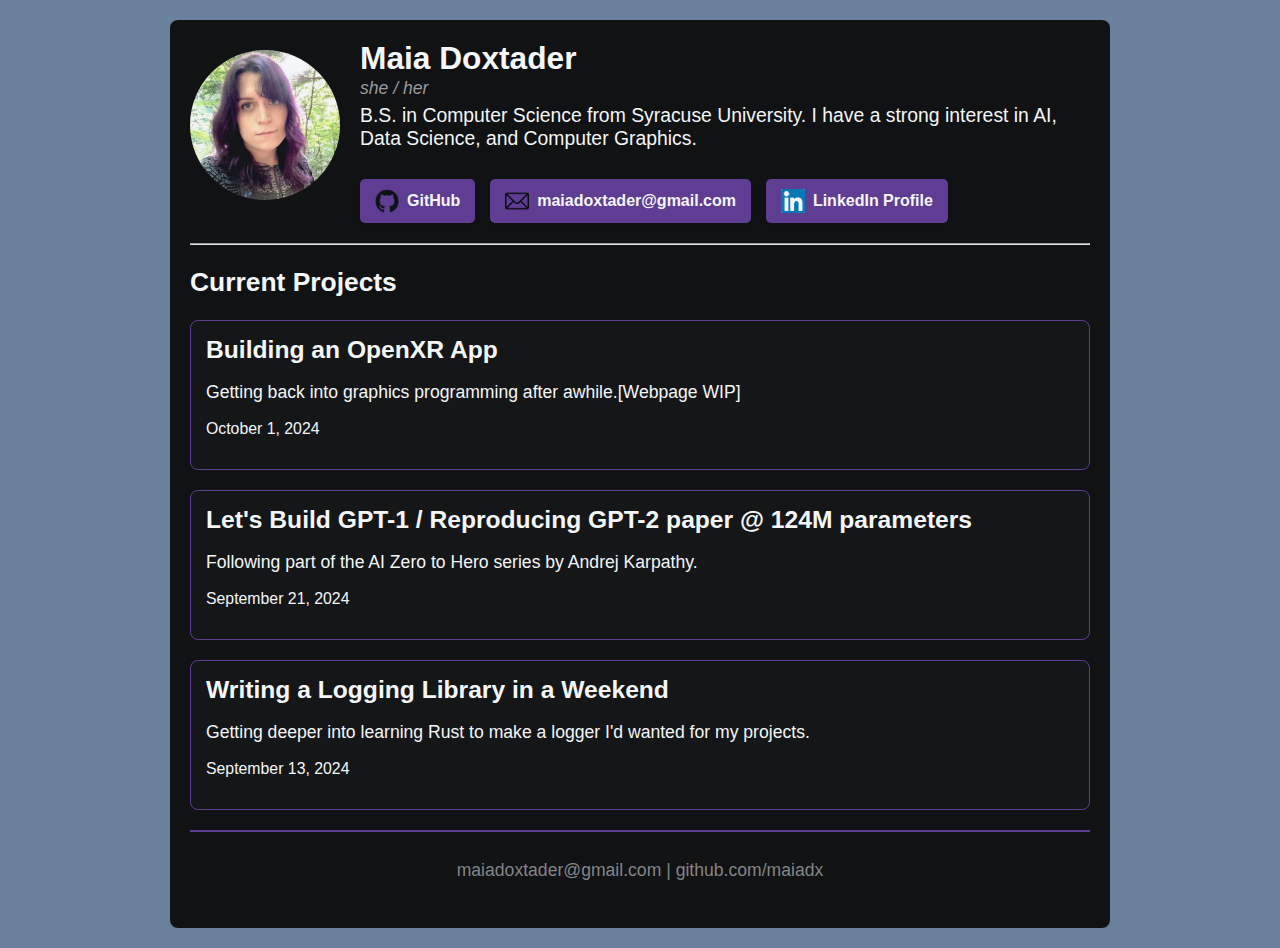
<file: index.html>
<!DOCTYPE html>
<html lang="en">
<head>
    <link rel="preload" href="res/image.jpg" as="image">
    <meta charset="UTF-8">
    <meta name="viewport" content="width=device-width, initial-scale=1.0">
    <title>Maia Doxtader</title>
    <link rel="stylesheet" href="styles.css">
    <link rel="icon" href="resources/images/pfp2.jpg" type="image/x-icon">
</head>
<div class="background-image"></div> <!-- Background image div -->
<body>
    <div class="content-pane">


        <main>
            <section class="profile">
                <img src="res/95660771.jpg" alt="Profile Picture" class="profile-img" />
                <div class="profile-details">
                    <h2 class="profile-name">Maia Doxtader</h2> <!-- Name in a larger style -->
                    <span class="pronouns">she / her</span> <!-- Pronouns directly below name -->
                    <p class="about-me">B.S. in Computer Science from Syracuse University. I have a strong interest in AI, Data Science, and Computer Graphics.</p> <!-- Profile description -->
                   <!-- GitHub Link -->
<a href="https://github.com/maiadx" target="_blank" class="social-link github-link">
    <img src="res/github.png" alt="GitHub Profile" class="icon">GitHub
</a>
<a href="mailto:maiadoxtader@gmail.com" target="_blank" class="social-link email-link">
    <img src="res/email.png" alt="Email Me" class="icon">maiadoxtader@gmail.com
</a>
<a href="https://www.linkedin.com/in/maia-doxtader-2b5725260/" target="_blank" class="social-link linkedin-link">
    <img src="res/linkedin.png" alt="LinkedIn Profile" class="icon">LinkedIn Profile
</a>

                </div>
            </section>
            <hr class="section-divider"> <!-- New separator line -->
            <h2>Current Projects</h2>
            <section class="article-container">
                <!-- <div class="article-box post" onclick="location.href='posts/post-1.html'">
                    <div class="article-content">
                        <h2>*Really* from scratch</h2>
                        <p>Attempting to build GPT from scratch in Rust! Intended as an exercise in getting a stronger grasp on the math fundamentals. (In-progress) [Webpage WIP]</p>
                        <p class="date">October 26, 2024</p>
                    </div>
                </div> -->
                <!-- <div class="article-box post" onclick="location.href='posts/post-gpt2.html'"> -->
                    <!-- <div class="article-content">
                        <h2>Reproducing GPT-2 paper @ 124M parameter<s/h2>
                        <p>Continuation of previous AI series. Includes paper-reading notes and analysis. [Webpage WIP]</p>
                        <p class="date">October 16, 2024</p>
                    </div>
                </div> -->
                <div class="article-box post" onclick="location.href='posts/post-openxr.html'">
                    <div class="article-content">
                        <h2>Building an OpenXR App</h2>
                        <p>Getting back into graphics programming after awhile.[Webpage WIP]</p>
                        <p class="date">October 1, 2024</p>
                    </div>
                </div>
                <div class="article-box post" onclick="location.href='posts/post-gpt1.html'">
                    <div class="article-content">
                        <h2>Let's Build GPT-1 / Reproducing GPT-2 paper @ 124M parameters</h2>
                        <p>Following part of the AI Zero to Hero series by Andrej Karpathy.</p>
                        <p class="date">September 21, 2024</p>
                    </div>
                </div>

                <div class="article-box post" onclick="location.href='posts/post-mlog.html'">
                    <div class="article-content">
                        <h2>Writing a Logging Library in a Weekend</h2>
                        <p>Getting deeper into learning Rust to make a logger I'd wanted for my projects.</p>
                        <p class="date">September 13, 2024</p>
                    </div>
                </div>
                
            </section>
        </main>

        <footer>
            <p>maiadoxtader@gmail.com | github.com/maiadx </p>
        </footer>
    </div>
</body>

</html>
</file>
<file: styles.css>
/* General Styling */
:root {
    --text-color: rgb(240, 240, 240); /* set a value "red" to the "color" variable */
    --bg-color:rgb(17, 17, 17); 
}
  

.background-image {
    position: fixed;
    top: 0;
    left: 0;
    width: 100%;
    height: 100%;
    background-image: url('res/image.jpg');
    background-size: cover;
    background-position: center;
    opacity: 0;
    animation: fadeIn 0.25s ease-in-out forwards; /* Adjust timing as needed */
    z-index: -1; /* Ensure it's behind the content */
}

/* Fade-in animation */
@keyframes fadeIn {
    to {
        opacity: 1;
    }
}
.section-divider {
    color: #5f3892;
    margin-bottom: 20px;

}
.email-link, .linkedin-link {
    display: inline-flex;
    align-items: center;
    background-color: #5f3892;
    color: --text-color !important; /* Ensure color is always white */
    text-decoration: none;
    font-weight: bold;
    padding: 10px 15px;
    border-radius: 5px;
    margin-top: 10px;
    transition: background-color 0.2s ease;
}

.email-link:hover, .linkedin-link:hover {
    background-color: #4a2e7c;
    color: --text-color  !important;
}

/* LinkedIn Icon Styling */
.linkedin-icon {
    width: 24px;
    height: 24px;
    margin-right: 8px;
}
body {
    background-color: #6a819e;
    font-family: 'nec-test', sans-serif;
    background-repeat: no-repeat;
    background-position: center;
    background-size: cover;
    font-size: 1.1em;
    color: var(--text-color);
    margin: 0;
    padding: 0;
    overflow-x: hidden;
    min-height: 100vh;
    transition: background-color 0.3s ease, color 0.3s ease;
    color: --text-color ;

}

/* Container */
.content-pane {
    width: 90%;
    opacity: 93%;
    background-color: var(--container-bg-color);
    max-width: 900px;
    margin: 20px auto;
    padding: 20px;
    box-shadow: 0 4px 8px var(--shadow-color);
    border-radius: 8px;
    background-color: #0a0a0a;
}

/* Header */
header {
    text-align: center;
    padding-bottom: 10px;
    border-bottom: 2px solid var(--primary-color);
}

.site-title {
    font-size: 2.5em;
    color: var(--header-text-color);
    margin: 10px 0;
}

/* Profile Section */
.profile {
    display: flex;
    align-items: flex-start;
    gap: 20px;
    margin-bottom: 20px;
}

.profile-img {
    margin-top: 10px;
    width: 150px;
    height: 150px;
    object-fit: cover;
    border-radius: 50%;
    max-width: 100%;
}

.profile-name {
    font-size: 1.8em;
    color: var(--text-color);
    margin: 0;
}

.pronouns {
    display: block;
    color: #9c9c9c;
    font-style: italic;
    margin-top: 1px;
}

.about-me {
    margin-top: 5px;
    font-size: 1.1em;
    color: var(--text-color);
}

.profile-blurb {
    font-size: 1.1em;
    margin-top: 10px;
}
/* Root Variables for Easy Theme Management */
:root {
    --primary-color: #5f3892;
    --hover-color: #4a2e7c;
    --text-color: #ffffff;
    --font-size: 16px;
    --padding: 10px 15px;
    --border-radius: 5px;
    --margin-top: 10px;
    --margin-right: 10px;
    --icon-size: 24px;
    --transition-speed: 0.2s;
}

/* General Styles for Social Links */
.social-link {
    display: inline-flex;
    align-items: center;
    background-color: var(--primary-color);
    color: var(--text-color);
    text-decoration: none;
    font-weight: bold;
    padding: var(--padding);
    border-radius: var(--border-radius);
    margin-top: var(--margin-top);
    margin-right: var(--margin-right);
    transition: background-color var(--transition-speed) ease, box-shadow var(--transition-speed) ease;
    font-size: var(--font-size);
    box-shadow: 0 2px 4px rgba(0, 0, 0, 0.1);
}

.social-link:last-child {
    margin-right: 0; /* Remove margin from the last link */
}

/* Icon Styles */
.icon {
    width: var(--icon-size);
    height: var(--icon-size);
    margin-right: 8px;
}

/* Hover Effects */
.social-link:hover {
    background-color: var(--hover-color);
    box-shadow: 0 4px 8px rgba(0, 0, 0, 0.15);
}

/* Focus State for Accessibility */
.social-link:focus {
    outline: none;
    box-shadow: 0 0 0 3px rgba(95, 56, 146, 0.5);
}

/* Responsive Design for Mobile Devices */
@media (max-width: 600px) {
    .social-link {
        width: 100%;
        margin-right: 0;
        margin-bottom: 10px;
        justify-content: center;
    }
}
github-link, .email-link, .linkedin-link 
{
    display: inline-flex;
    align-items: center;
    background-color: #5f3892;
    color: #fff !important; /* Ensure color is always white */
    text-decoration: none;
    font-weight: bold;
    padding: 10px 15px;
    border-radius: 5px;
    margin-top: 10px;
    transition: background-color 0.2s ease;
}
.github-icon, .linkedin-icon {
    width: 24px;
    height: 24px;
    margin-right: 8px;
}

.github-link:hover, .email-link:hover, .linkedin-link:hover {
    background-color: #4a2e7c;
    color: #fff !important;
}

.github-icon {
    width: 20px;
    height: 20px;
    margin-right: 8px;
}

/* Articles */
.article-container {
    display: flex;
    flex-direction: column;
    gap: 20px;
}

.article-box {
    padding: 15px;
    background-color: #0f0f0f;
    border: 1px solid #5f3892;
    border-radius: 8px;
    cursor: pointer;
    transition: transform 0.2s, box-shadow 0.2s;
}

.article-box:hover {
    transform: scale(1.02);
    box-shadow: 0 6px 12px rgba(0, 0, 0, 0.2);
}

.article-content h2 {
    margin: 0 0 5px;
    font-size: 1.4em;
    color: var(--text-color);
}

.article-content p {
    color: var(--text-color);
}

.date {
    font-size: 0.9em;
    color: #888;
    margin-top: 10px;
}

/* Footer */
footer {
    text-align: center;
    padding: 10px;
    border-top: 2px solid #5f3892;
    color: #868686;
    margin-top: 20px;
}
</file>
